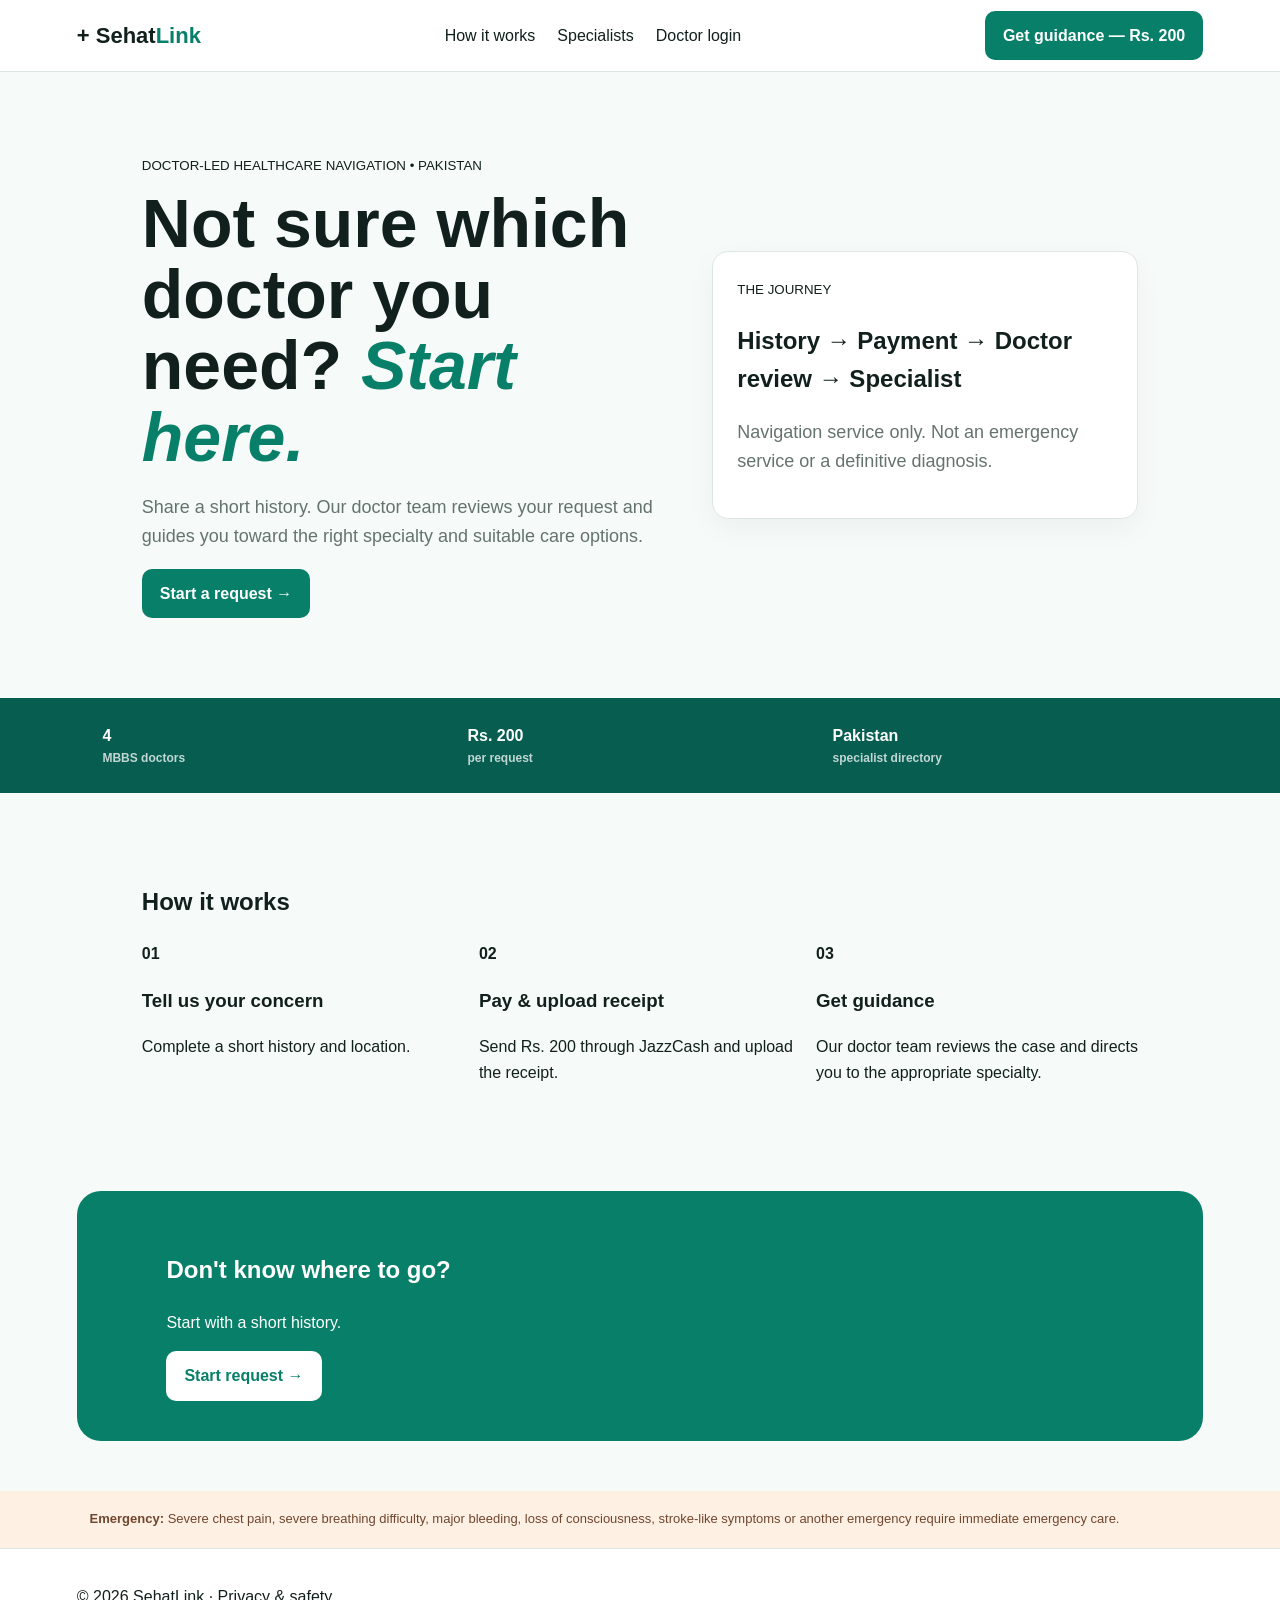
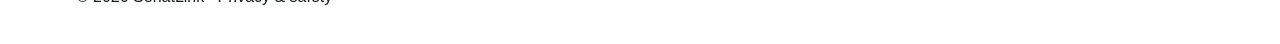
<file: index.html>
<!doctype html><html><head><meta charset="utf-8"><meta name="viewport" content="width=device-width,initial-scale=1"><title>SehatLink Pakistan</title><link rel="stylesheet" href="styles.css"></head>
<body><header><a class="logo" href="index.html">+ Sehat<span>Link</span></a><nav><a href="how-it-works.html">How it works</a><a href="specialists.html">Specialists</a><a href="doctor-login.html">Doctor login</a></nav><a class="btn" href="request.html">Get guidance — Rs. 200</a></header>
<main><section class="hero"><div><small>DOCTOR-LED HEALTHCARE NAVIGATION • PAKISTAN</small><h1>Not sure which doctor you need? <em>Start here.</em></h1><p>Share a short history. Our doctor team reviews your request and guides you toward the right specialty and suitable care options.</p><a class="btn" href="request.html">Start a request →</a></div><div class="card"><small>THE JOURNEY</small><h2>History → Payment → Doctor review → Specialist</h2><p>Navigation service only. Not an emergency service or a definitive diagnosis.</p></div></section>
<section class="stats"><b>4<small>MBBS doctors</small></b><b>Rs. 200<small>per request</small></b><b>Pakistan<small>specialist directory</small></b></section>
<section class="section"><h2>How it works</h2><div class="grid3"><article><b>01</b><h3>Tell us your concern</h3><p>Complete a short history and location.</p></article><article><b>02</b><h3>Pay & upload receipt</h3><p>Send Rs. 200 through JazzCash and upload the receipt.</p></article><article><b>03</b><h3>Get guidance</h3><p>Our doctor team reviews the case and directs you to the appropriate specialty.</p></article></div></section>
<section class="cta"><h2>Don't know where to go?</h2><p>Start with a short history.</p><a class="btn white" href="request.html">Start request →</a></section>
<div class="alert"><b>Emergency:</b> Severe chest pain, severe breathing difficulty, major bleeding, loss of consciousness, stroke-like symptoms or another emergency require immediate emergency care.</div></main>
<footer>© 2026 SehatLink · <a href="privacy.html">Privacy & safety</a></footer></body></html>
</file>
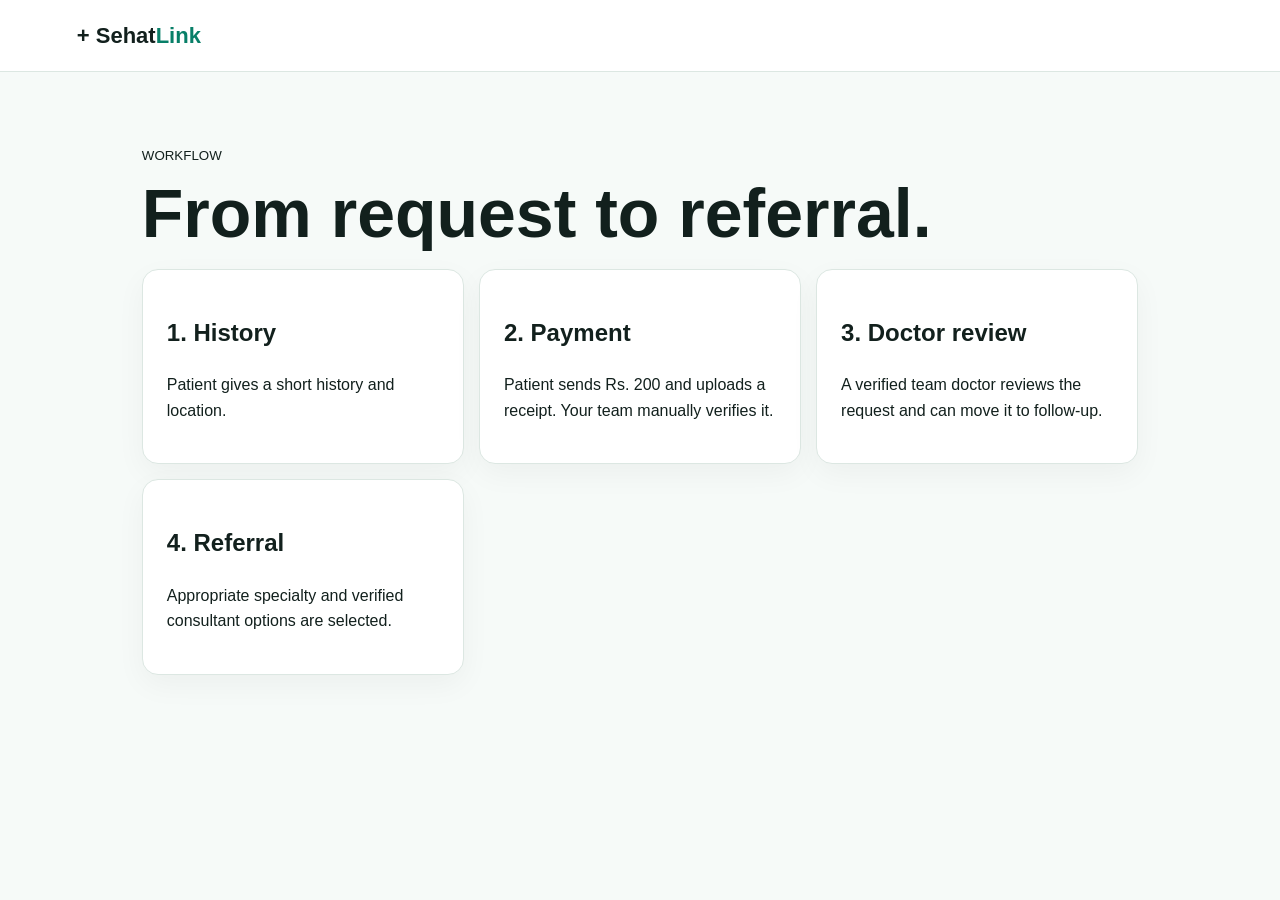
<file: how-it-works.html>
<!doctype html><html><head><meta charset="utf-8"><meta name="viewport" content="width=device-width,initial-scale=1"><title>How it works</title><link rel="stylesheet" href="styles.css"></head><body><header><a class="logo" href="index.html">+ Sehat<span>Link</span></a></header><main class="formpage"><small>WORKFLOW</small><h1>From request to referral.</h1><div class="grid3"><article class="card"><h2>1. History</h2><p>Patient gives a short history and location.</p></article><article class="card"><h2>2. Payment</h2><p>Patient sends Rs. 200 and uploads a receipt. Your team manually verifies it.</p></article><article class="card"><h2>3. Doctor review</h2><p>A verified team doctor reviews the request and can move it to follow-up.</p></article><article class="card"><h2>4. Referral</h2><p>Appropriate specialty and verified consultant options are selected.</p></article></div></main></body></html>
</file>
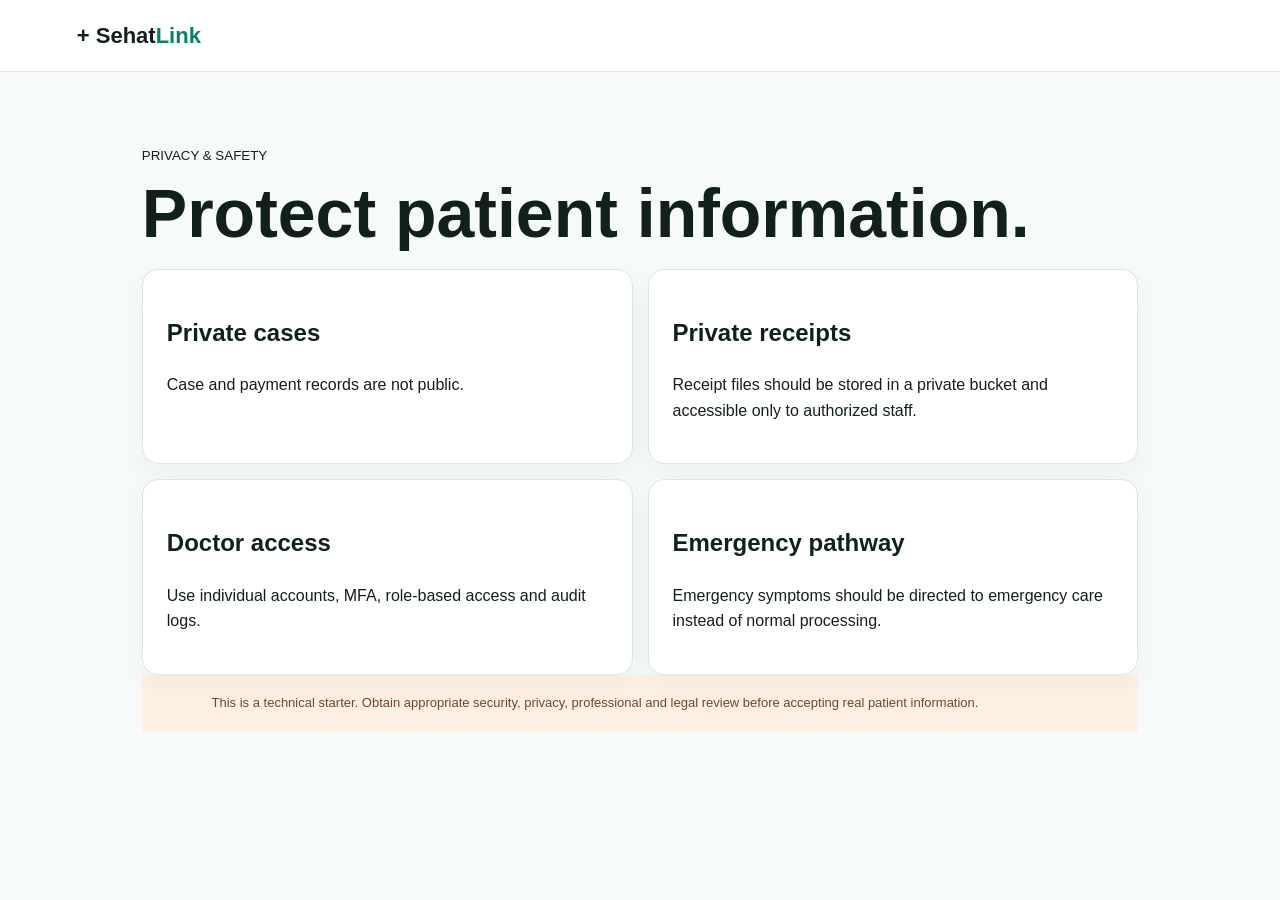
<file: privacy.html>
<!doctype html><html><head><meta charset="utf-8"><meta name="viewport" content="width=device-width,initial-scale=1"><title>Privacy & Safety</title><link rel="stylesheet" href="styles.css"></head><body><header><a class="logo" href="index.html">+ Sehat<span>Link</span></a></header><main class="formpage"><small>PRIVACY & SAFETY</small><h1>Protect patient information.</h1><div class="grid2"><article class="card"><h2>Private cases</h2><p>Case and payment records are not public.</p></article><article class="card"><h2>Private receipts</h2><p>Receipt files should be stored in a private bucket and accessible only to authorized staff.</p></article><article class="card"><h2>Doctor access</h2><p>Use individual accounts, MFA, role-based access and audit logs.</p></article><article class="card"><h2>Emergency pathway</h2><p>Emergency symptoms should be directed to emergency care instead of normal processing.</p></article></div><div class="alert">This is a technical starter. Obtain appropriate security, privacy, professional and legal review before accepting real patient information.</div></main></body></html>
</file>
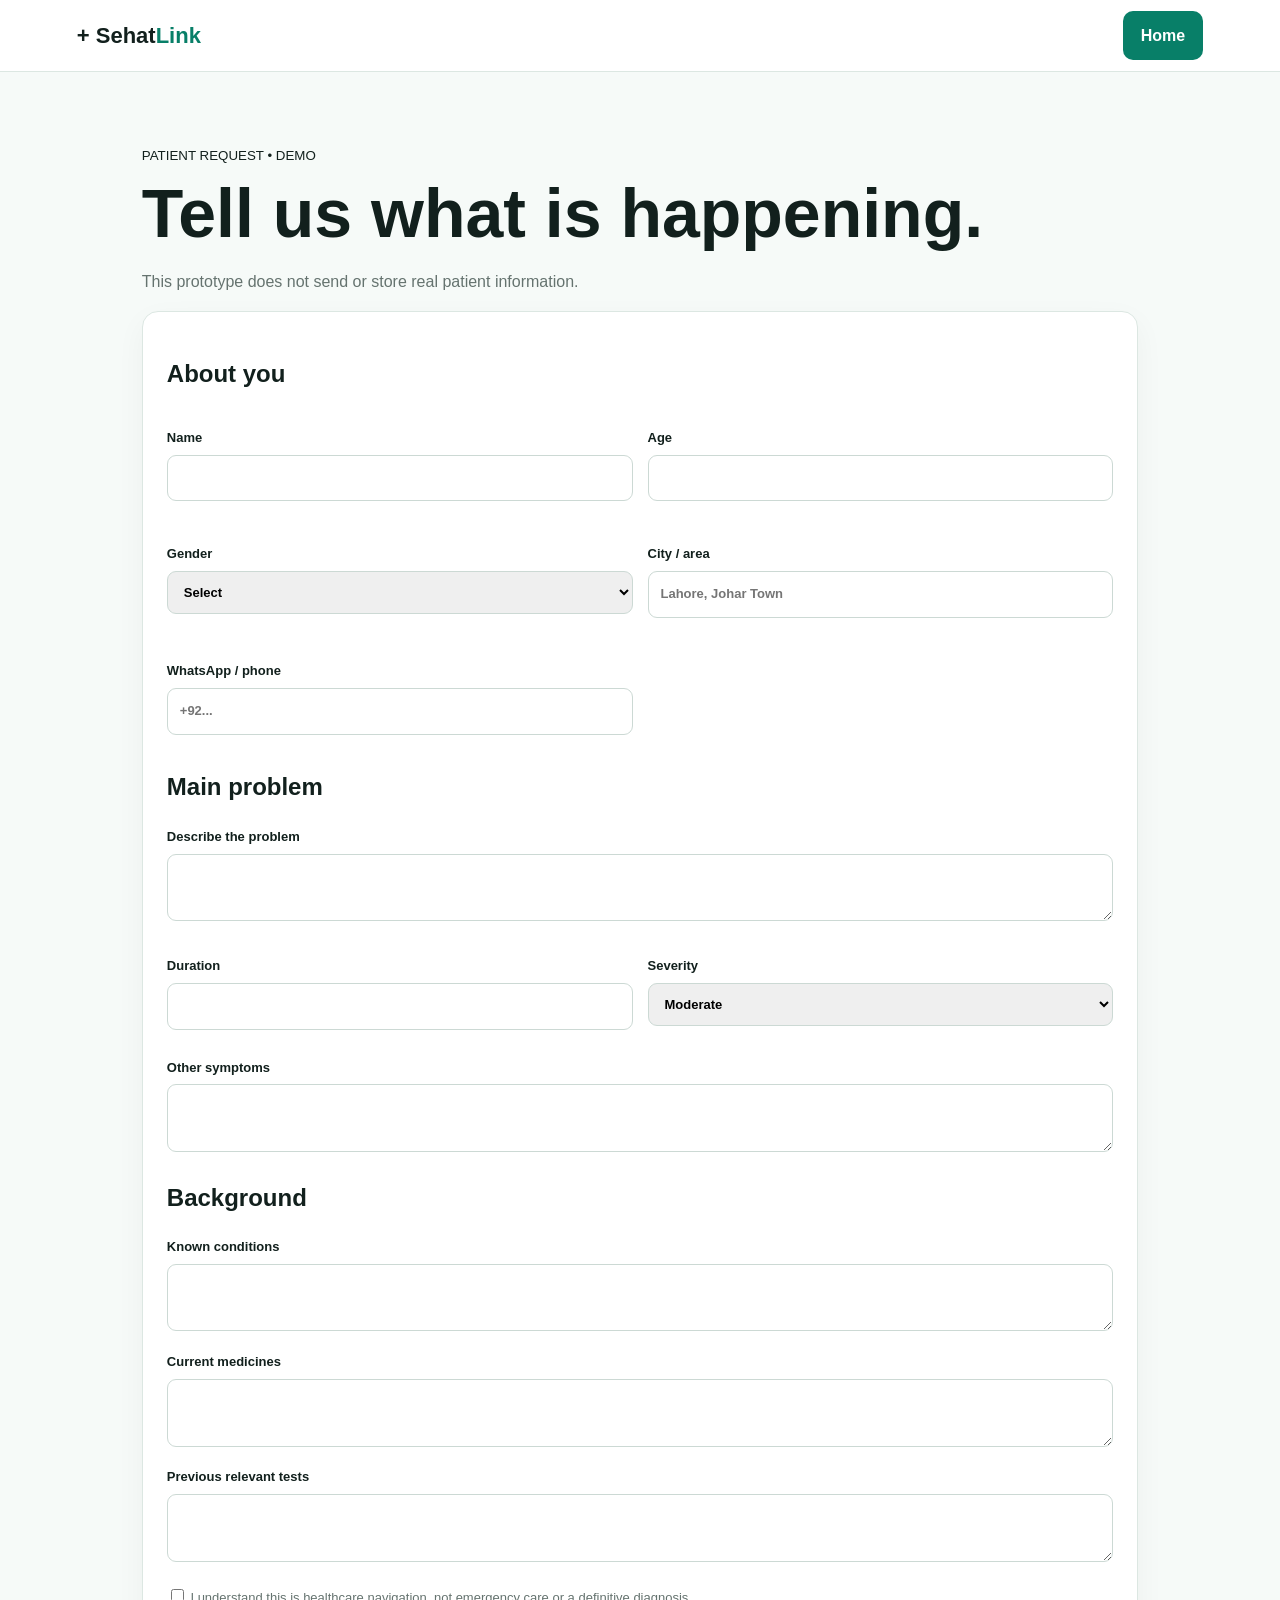
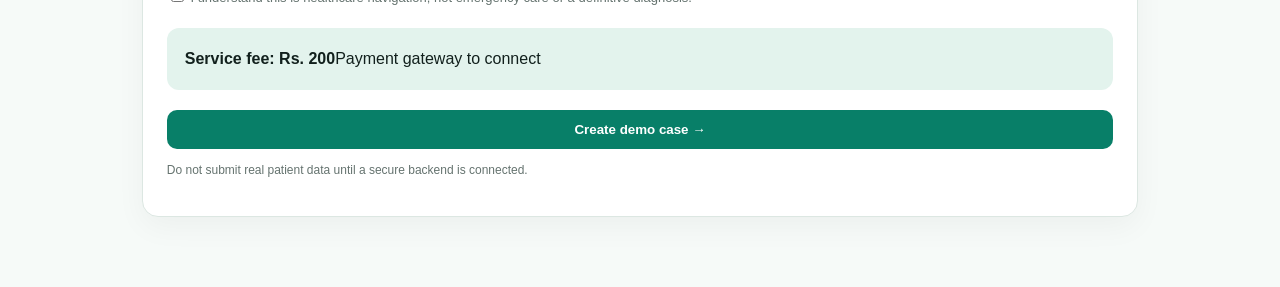
<file: request.html>
<!doctype html><html><head><meta charset="utf-8"><meta name="viewport" content="width=device-width,initial-scale=1"><title>Patient Request — SehatLink</title><link rel="stylesheet" href="styles.css"></head><body>
<header><a class="logo" href="index.html">+ Sehat<span>Link</span></a><a class="btn" href="index.html">Home</a></header>
<main class="formpage"><small>PATIENT REQUEST • DEMO</small><h1>Tell us what is happening.</h1><p>This prototype does not send or store real patient information.</p>
<form id="caseForm"><h2>About you</h2><div class="grid2"><label>Name<input required name="name"></label><label>Age<input required type="number" name="age"></label><label>Gender<select required name="gender"><option value="">Select</option><option>Male</option><option>Female</option><option>Other / prefer not to say</option></select></label><label>City / area<input required name="location" placeholder="Lahore, Johar Town"></label><label>WhatsApp / phone<input required name="phone" placeholder="+92..."></label></div>
<h2>Main problem</h2><label>Describe the problem<textarea required name="problem"></textarea></label><div class="grid2"><label>Duration<input required name="duration"></label><label>Severity<select name="severity"><option>Mild</option><option selected>Moderate</option><option>Severe</option></select></label></div><label>Other symptoms<textarea name="symptoms"></textarea></label>
<h2>Background</h2><label>Known conditions<textarea name="conditions"></textarea></label><label>Current medicines<textarea name="medicines"></textarea></label><label>Previous relevant tests<textarea name="tests"></textarea></label>
<label class="check"><input required type="checkbox"> I understand this is healthcare navigation, not emergency care or a definitive diagnosis.</label>
<div class="fee"><b>Service fee: Rs. 200</b><span>Payment gateway to connect</span></div><button class="btn full">Create demo case →</button><p class="tiny">Do not submit real patient data until a secure backend is connected.</p></form>
<div id="result" class="result hidden"><small>CASE CREATED — DEMO</small><h2>Request received.</h2><p>Case ID: <b id="caseId"></b></p><ol><li>Payment verification</li><li>Doctor assignment</li><li>Follow-up</li><li>Specialty recommendation</li><li>Nearby consultant options</li></ol><a class="btn" href="index.html">Home</a></div></main>
<script src="app.js"></script></body></html>
</file>
<file: styles.css>
*{box-sizing:border-box}body{margin:0;background:#f6faf8;color:#12201d;font:16px Arial,sans-serif;line-height:1.6}a{text-decoration:none;color:inherit}header{height:72px;padding:0 6%;display:flex;align-items:center;justify-content:space-between;background:#fff;border-bottom:1px solid #dce7e2;position:sticky;top:0;z-index:5}.logo{font-size:22px;font-weight:800}.logo span{color:#087f68}nav{display:flex;gap:22px}.btn{display:inline-block;background:#087f68;color:#fff;padding:12px 18px;border-radius:10px;font-weight:700;border:0;cursor:pointer}.btn.secondary{background:#e4f2ed;color:#075e50}.hero{max-width:1150px;margin:auto;padding:80px 6%;display:grid;grid-template-columns:1.1fr .9fr;gap:50px;align-items:center}.hero h1,.formpage h1{font-size:clamp(40px,6vw,68px);line-height:1.05;margin:10px 0 20px}.hero em{color:#087f68}.hero p{font-size:18px;color:#65736f}.card,form,.case,.directory-card{background:#fff;border:1px solid #dce7e2;border-radius:16px;padding:24px;box-shadow:0 10px 30px #12201d0b}.stats{display:grid;grid-template-columns:repeat(3,1fr);background:#075e50;color:#fff;padding:25px 8%;gap:20px}.stats small{display:block;font-size:12px;opacity:.75}.section,.formpage,.dashboard{max-width:1150px;margin:auto;padding:70px 6%}.grid3{display:grid;grid-template-columns:repeat(3,1fr);gap:15px}.grid2{display:grid;grid-template-columns:1fr 1fr;gap:15px}.cta{margin:20px 6% 50px;background:#087f68;color:#fff;padding:40px 7%;border-radius:24px}.white{background:#fff;color:#087f68}.alert{background:#fff0e4;padding:18px 7%;color:#70462e;font-size:13px}.formpage>p{color:#65736f}label{display:block;font-size:13px;font-weight:700;margin:14px 0}input,select,textarea{width:100%;margin-top:6px;padding:12px;border:1px solid #ccd9d4;border-radius:9px;font:inherit}.check{font-weight:400;color:#65736f}.check input{width:auto}.fee{background:#e3f3ed;border-radius:12px;padding:18px;margin:20px 0}.payment-box{background:#fff;border:2px solid #087f68;border-radius:16px;padding:22px;margin:20px 0}.jazz{font-size:24px;font-weight:800;color:#087f68}.tiny{font-size:12px;color:#65736f}.full{width:100%}.hidden{display:none}.case-grid{display:grid;grid-template-columns:repeat(2,1fr);gap:15px}.case h3{margin-top:0}.status{display:inline-block;padding:4px 9px;border-radius:99px;background:#e4f2ed;font-size:11px;font-weight:800}.directory-card small{color:#087f68}.login{min-height:90vh;display:grid;place-items:center;padding:30px}.login .card{width:min(500px,100%)}footer{padding:35px 6%;background:#fff;border-top:1px solid #dce7e2}@media(max-width:800px){nav{display:none}.hero,.grid2,.grid3,.case-grid,.stats{grid-template-columns:1fr}.hero{padding-top:50px}.fee{display:block}}
</file>
